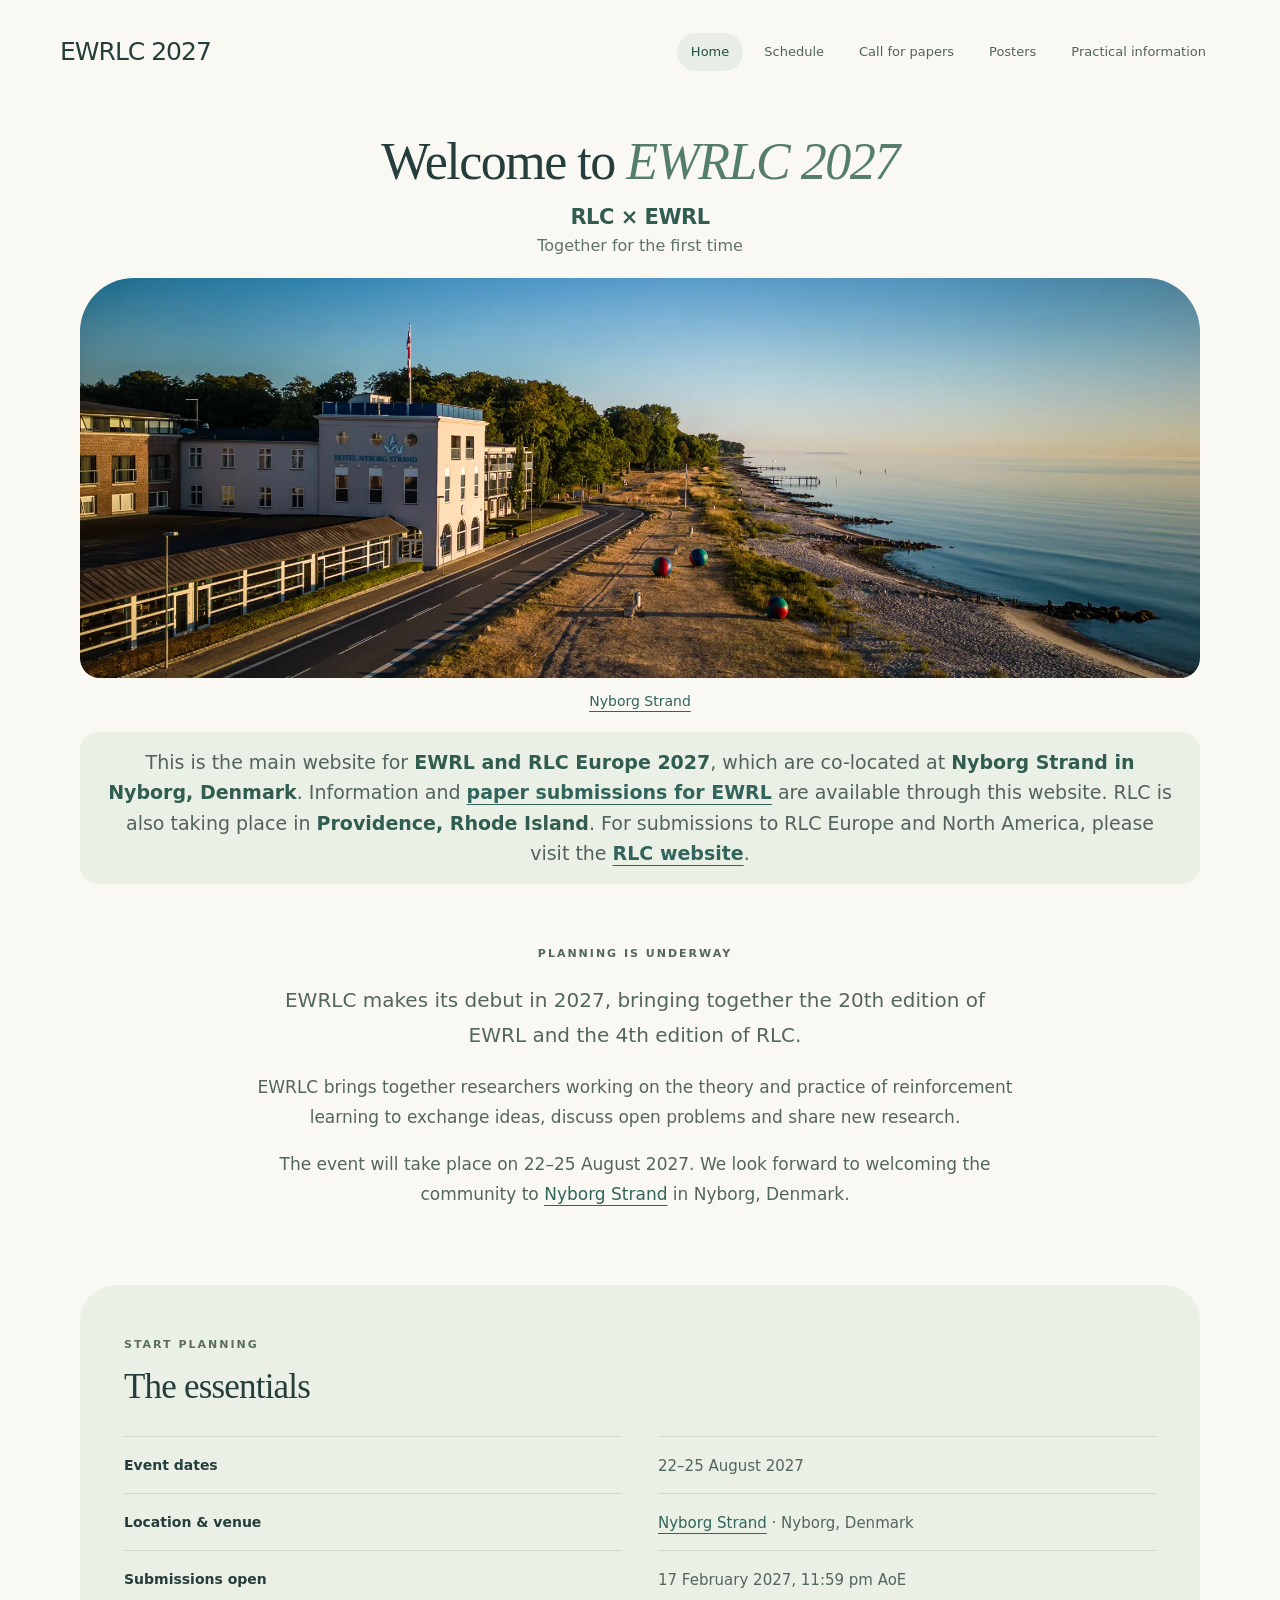
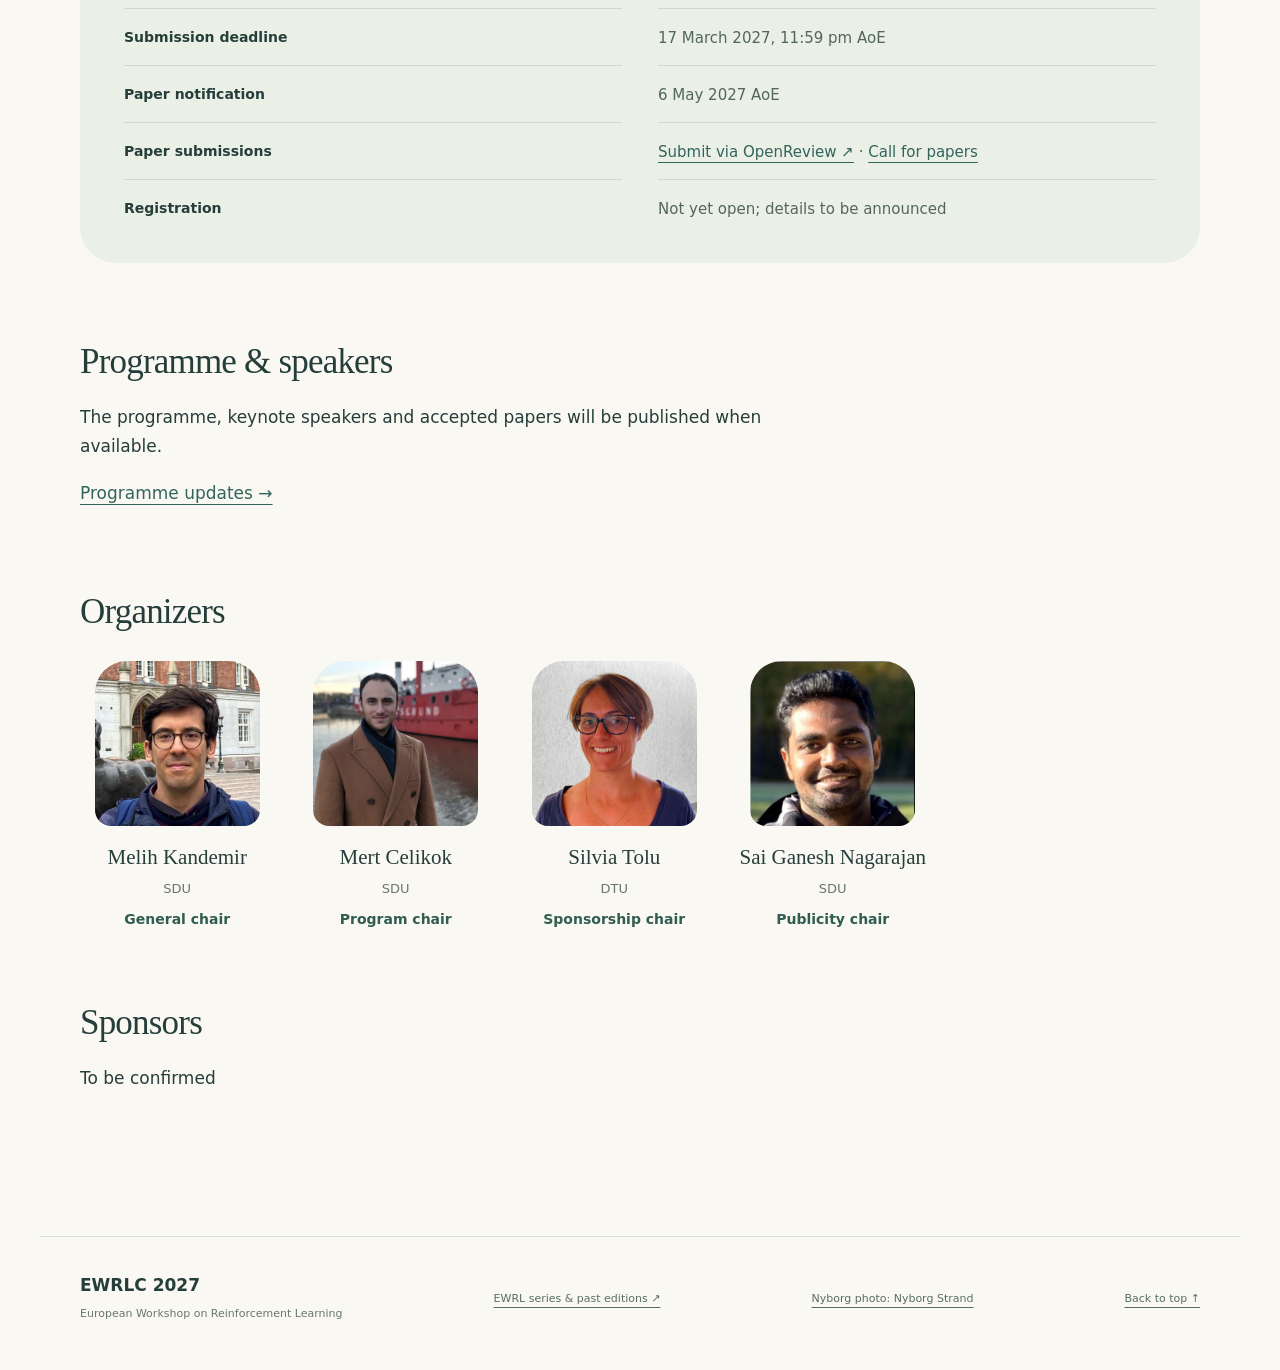
<file: index.html>
<!doctype html>
<html lang="en"><head><meta charset="utf-8"><meta name="viewport" content="width=device-width, initial-scale=1"><title>Home | EWRL 2027</title><meta name="description" content="EWRL 2027 — European Workshop on Reinforcement Learning. 22–25 August 2027. Nyborg Strand, Denmark."><link rel="stylesheet" href="assets/site.css?v=smaller-organizers"></head><body><a class="skip" href="#main">Skip to content</a><header><nav aria-label="Main navigation"><a class="brand" href="index.html">EWRLC <strong>2027</strong></a><div class="links"><a href="index.html" aria-current="page">Home</a><a href="calendar.html">Schedule</a><a href="call.html">Call for papers</a><a href="papers.html">Posters</a><a href="help.html">Practical information</a></div></nav></header><main id="main"><section class="hero"><div class="hero-copy"><h1>Welcome to <em>EWRLC 2027</em></h1><p class="partnership">RLC × EWRL<span>Together for the first time</span></p></div><div class="venue-pair ewrl-venue" aria-label="EWRL 2027 at a glance"><article class="conference-card" aria-label="EWRL venue"><figure class="hero-photo"><img src="assets/nyborg-strand-coast.png" width="2000" height="1125" alt="Nyborg Strand hotel beside the beach and sea in Nyborg, Denmark"><figcaption><a href="https://www.nyborgstrand.dk/en/">Nyborg Strand</a></figcaption></figure></article></div><p class="site-note">This is the main website for <strong>EWRL and RLC Europe 2027</strong>, which are co-located at <strong>Nyborg Strand in Nyborg, Denmark</strong>. Information and <a href="call.html">paper submissions for EWRL</a> are available through this website. RLC is also taking place in <strong>Providence, Rhode Island</strong>. For submissions to RLC Europe and North America, please visit the <a href="https://rl-conference.cc/2027/index.html">RLC website</a>.</p></section><section id="updates" class="welcome"><p class="eyebrow">Planning is underway</p><p class="lead">EWRLC makes its debut in 2027, bringing together the 20th edition of EWRL and the 4th edition of RLC.</p><p>EWRLC brings together researchers working on the theory and practice of reinforcement learning to exchange ideas, discuss open problems and share new research.</p><p>The event will take place on 22–25 August 2027. We look forward to welcoming the community to <a href="https://www.nyborgstrand.dk/en/">Nyborg Strand</a> in Nyborg, Denmark.</p></section><section class="facts"><p class="eyebrow">Start planning</p><h2>The essentials</h2><dl><dt>Event dates</dt><dd>22–25 August 2027</dd><dt>Location & venue</dt><dd><a href="https://www.nyborgstrand.dk/en/">Nyborg Strand</a> · Nyborg, Denmark</dd><dt>Submissions open</dt><dd>17 February 2027, 11:59 pm AoE</dd><dt>Submission deadline</dt><dd>17 March 2027, 11:59 pm AoE</dd><dt>Paper notification</dt><dd>6 May 2027 AoE</dd><dt>Paper submissions</dt><dd><a href="https://openreview.net/group?id=EWRL/2027/Workshop">Submit via OpenReview ↗</a> · <a href="call.html">Call for papers</a></dd><dt>Registration</dt><dd>Not yet open; details to be announced</dd></dl></section><section><h2>Programme & speakers</h2><p>The programme, keynote speakers and accepted papers will be published when available.</p><a href="calendar.html">Programme updates →</a></section><section class="organizers" aria-labelledby="organizers-title"><h2 id="organizers-title">Organizers</h2><div class="organizer-grid"><article class="organizer-card"><img src="assets/organizers/melih-kandemir.jpg" alt="Melih Kandemir" width="300" height="300" loading="lazy"><h3>Melih Kandemir</h3><p class="organizer-affiliation">SDU</p><p class="organizer-role">General chair</p></article><article class="organizer-card"><img src="assets/organizers/mert-celikok.jpg" alt="Mert Celikok" width="300" height="300" loading="lazy"><h3>Mert Celikok</h3><p class="organizer-affiliation">SDU</p><p class="organizer-role">Program chair</p></article><article class="organizer-card"><img src="assets/organizers/silvia-tolu.jpg" alt="Silvia Tolu" width="300" height="300" loading="lazy"><h3>Silvia Tolu</h3><p class="organizer-affiliation">DTU</p><p class="organizer-role">Sponsorship chair</p></article><article class="organizer-card"><img src="assets/organizers/sai-ganesh-nagarajan.jpg" alt="Sai Ganesh Nagarajan" width="300" height="300" loading="lazy"><h3>Sai Ganesh Nagarajan</h3><p class="organizer-affiliation">SDU</p><p class="organizer-role">Publicity chair</p></article></div></section><section aria-labelledby="sponsors-title"><h2 id="sponsors-title">Sponsors</h2><p>To be confirmed</p></section></main><footer><div><strong>EWRLC 2027</strong><p>European Workshop on Reinforcement Learning</p></div><a href="https://ewrl-org.github.io/">EWRL series & past editions ↗</a><a href="https://www.nyborgstrand.dk/en/press/">Nyborg photo: Nyborg Strand</a><a href="#main">Back to top ↑</a></footer></body></html>
</file>
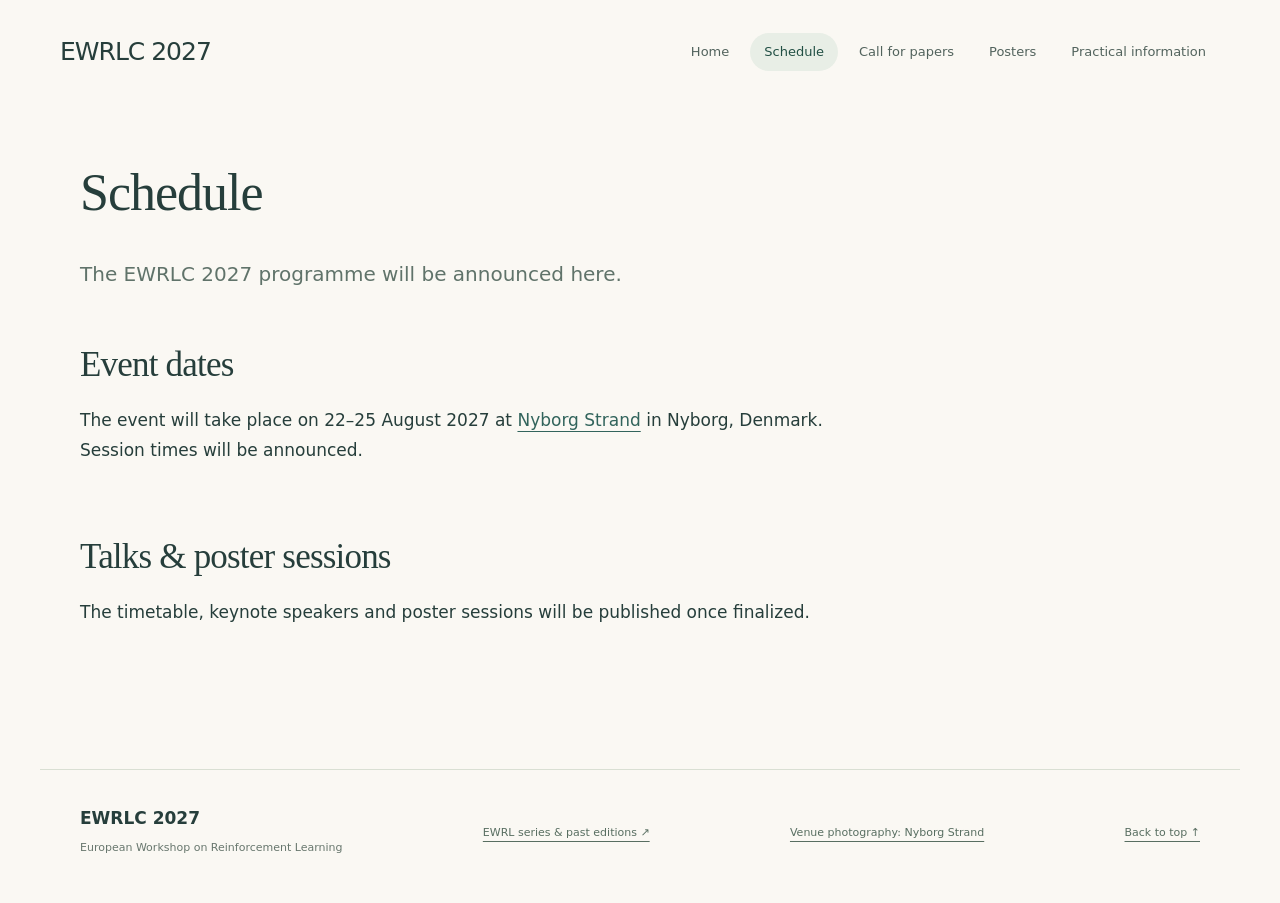
<file: calendar.html>
<!doctype html>
<html lang="en"><head><meta charset="utf-8"><meta name="viewport" content="width=device-width, initial-scale=1"><title>Schedule | EWRL 2027</title><meta name="description" content="EWRL 2027 — European Workshop on Reinforcement Learning. 22–25 August 2027. Nyborg Strand, Denmark."><link rel="stylesheet" href="assets/site.css"></head><body><a class="skip" href="#main">Skip to content</a><header><nav aria-label="Main navigation"><a class="brand" href="index.html">EWRLC <strong>2027</strong></a><div class="links"><a href="index.html">Home</a><a href="calendar.html" aria-current="page">Schedule</a><a href="call.html">Call for papers</a><a href="papers.html">Posters</a><a href="help.html">Practical information</a></div></nav></header><main id="main"><h1>Schedule</h1><p class="lead">The EWRLC 2027 programme will be announced here.</p><section><h2>Event dates</h2><p>The event will take place on 22–25 August 2027 at <a href="https://www.nyborgstrand.dk/en/">Nyborg Strand</a> in Nyborg, Denmark. Session times will be announced.</p></section><section><h2>Talks & poster sessions</h2><p>The timetable, keynote speakers and poster sessions will be published once finalized.</p></section></main><footer><div><strong>EWRLC 2027</strong><p>European Workshop on Reinforcement Learning</p></div><a href="https://ewrl-org.github.io/">EWRL series & past editions ↗</a><a href="https://www.nyborgstrand.dk/en/press/">Venue photography: Nyborg Strand</a><a href="#main">Back to top ↑</a></footer></body></html>
</file>
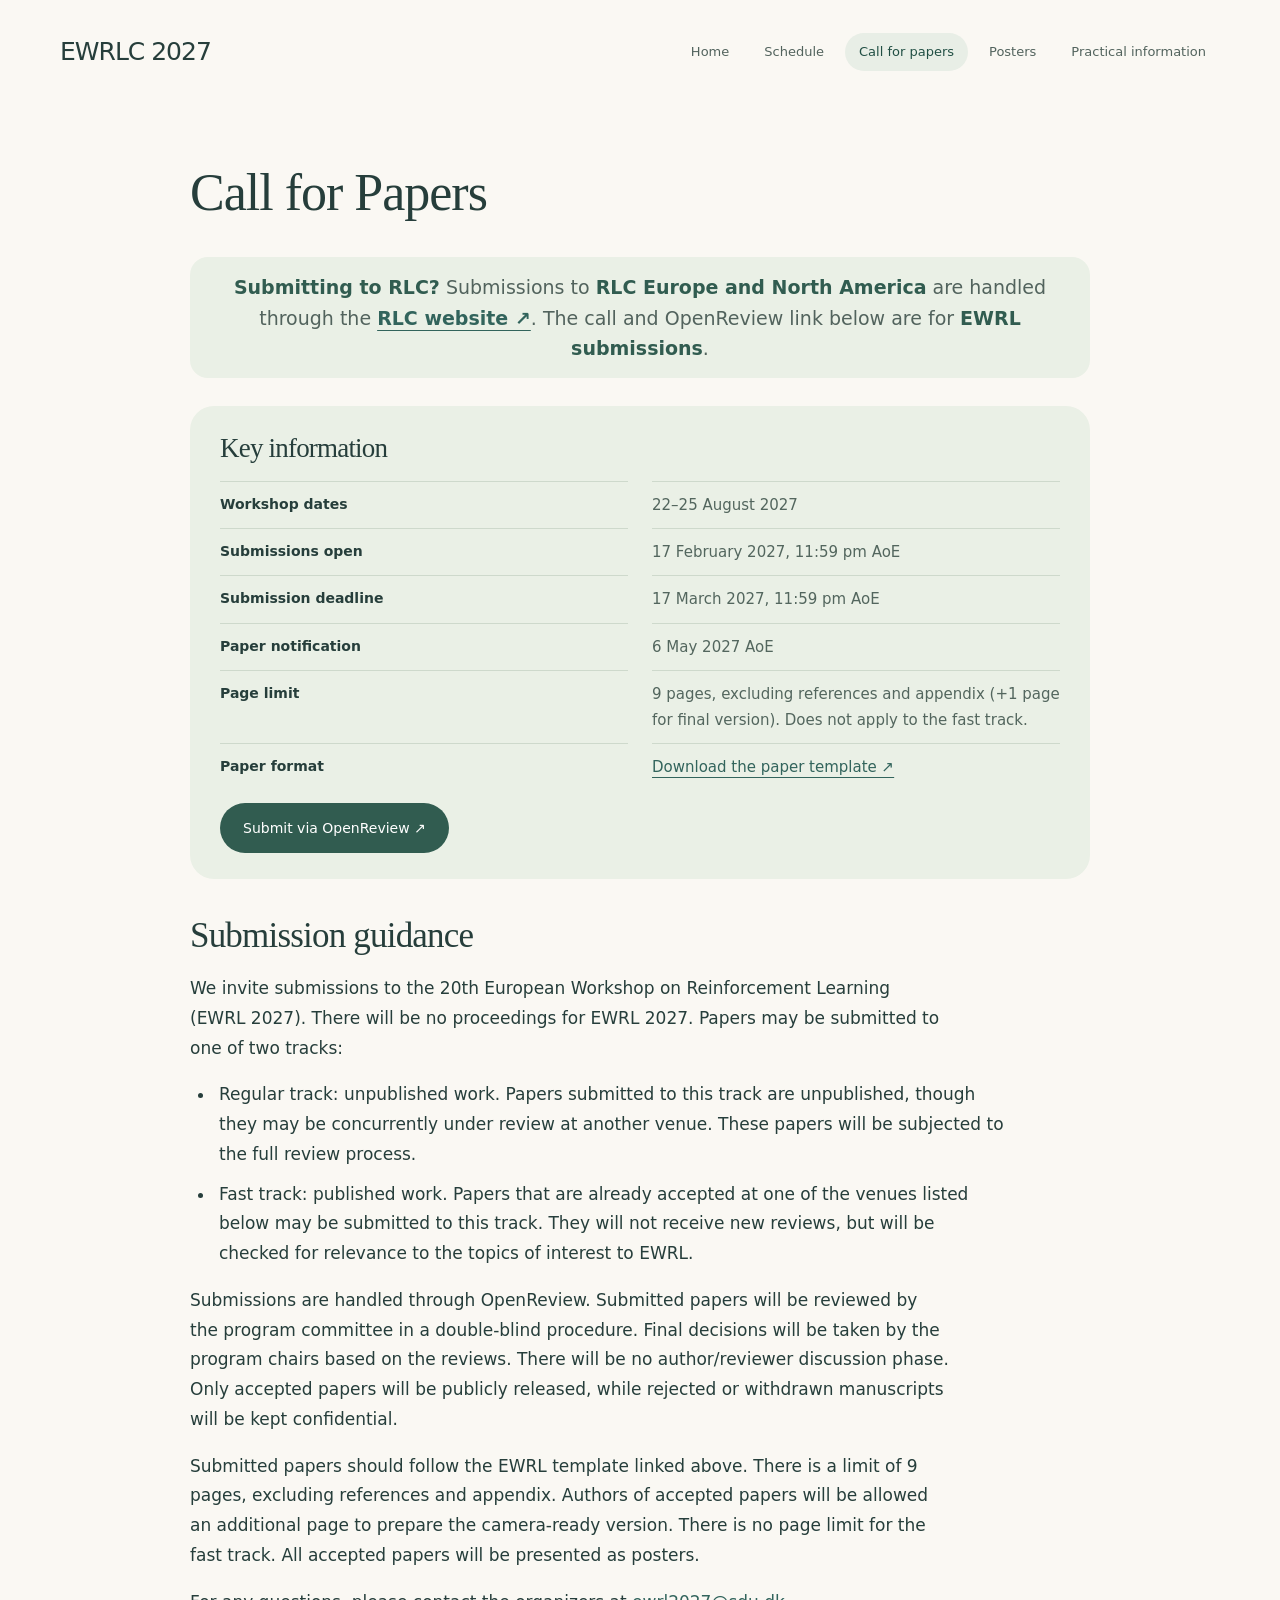
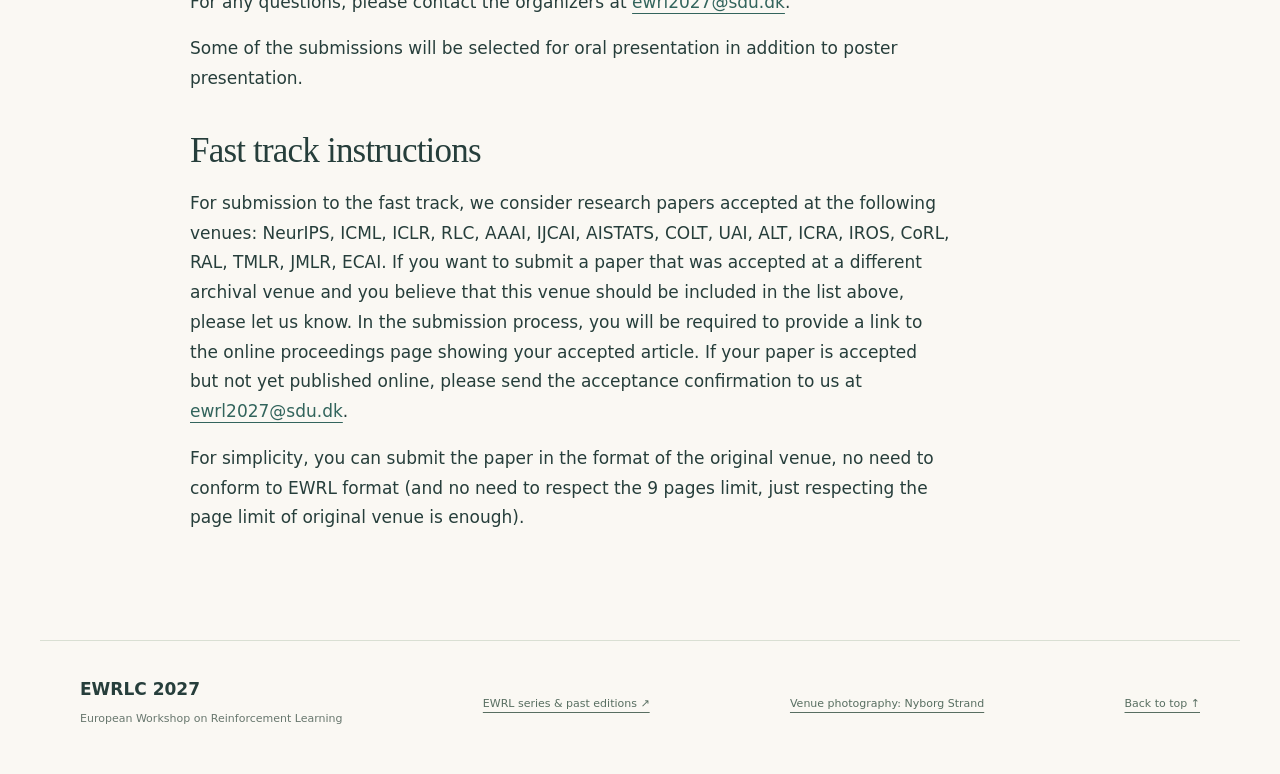
<file: call.html>
<!doctype html>
<html lang="en"><head><meta charset="utf-8"><meta name="viewport" content="width=device-width, initial-scale=1"><title>Call for papers | EWRL 2027</title><meta name="description" content="EWRL 2027 — European Workshop on Reinforcement Learning. 22–25 August 2027. Nyborg Strand, Denmark."><link rel="stylesheet" href="assets/site.css?v=cfp-aligned-boxes"></head><body><a class="skip" href="#main">Skip to content</a><header><nav aria-label="Main navigation"><a class="brand" href="index.html">EWRLC <strong>2027</strong></a><div class="links"><a href="index.html">Home</a><a href="calendar.html">Schedule</a><a href="call.html" aria-current="page">Call for papers</a><a href="papers.html">Posters</a><a href="help.html">Practical information</a></div></nav></header><main id="main" class="call-content"><h1>Call for Papers</h1><aside class="site-note" aria-label="RLC submissions"><strong>Submitting to RLC?</strong> Submissions to <strong>RLC Europe and North America</strong> are handled through the <a href="https://rl-conference.cc/2027/index.html">RLC website ↗</a>. The call and OpenReview link below are for <strong>EWRL submissions</strong>.</aside><section class="cfp-key-info" aria-labelledby="key-info-title"><h2 id="key-info-title">Key information</h2><dl><dt>Workshop dates</dt><dd>22–25 August 2027</dd><dt>Submissions open</dt><dd>17 February 2027, 11:59 pm AoE</dd><dt>Submission deadline</dt><dd>17 March 2027, 11:59 pm AoE</dd><dt>Paper notification</dt><dd>6 May 2027 AoE</dd><dt>Page limit</dt><dd>9 pages, excluding references and appendix (+1 page for final version). Does not apply to the fast track.</dd><dt>Paper format</dt><dd><a href="assets/ewrl_2027_template.zip" download>Download the paper template ↗</a></dd></dl><p><a class="button" href="https://openreview.net/group?id=EWRL/2027/Workshop">Submit via OpenReview ↗</a></p></section><h2>Submission guidance</h2>
<p>We invite submissions to the 20th European Workshop on Reinforcement Learning (EWRL 2027). There will be no proceedings for EWRL 2027. Papers may be submitted to one of two tracks:</p>
<ul><li>Regular track: unpublished work. Papers submitted to this track are unpublished, though they may be concurrently under review at another venue. These papers will be subjected to the full review process.</li><li>Fast track: published work. Papers that are already accepted at one of the venues listed below may be submitted to this track. They will not receive new reviews, but will be checked for relevance to the topics of interest to EWRL.</li></ul>
<p>Submissions are handled through OpenReview. Submitted papers will be reviewed by the program committee in a double-blind procedure. Final decisions will be taken by the program chairs based on the reviews. There will be no author/reviewer discussion phase. Only accepted papers will be publicly released, while rejected or withdrawn manuscripts will be kept confidential.</p>
<p>Submitted papers should follow the EWRL template linked above. There is a limit of 9 pages, excluding references and appendix. Authors of accepted papers will be allowed an additional page to prepare the camera-ready version. There is no page limit for the fast track. All accepted papers will be presented as posters.</p>
<p>For any questions, please contact the organizers at <a href="mailto:ewrl2027@sdu.dk">ewrl2027@sdu.dk</a>.</p>
<p>Some of the submissions will be selected for oral presentation in addition to poster presentation.</p>
<h2>Fast track instructions</h2>
<p>For submission to the fast track, we consider research papers accepted at the following venues: NeurIPS, ICML, ICLR, RLC, AAAI, IJCAI, AISTATS, COLT, UAI, ALT, ICRA, IROS, CoRL, RAL, TMLR, JMLR, ECAI. If you want to submit a paper that was accepted at a different archival venue and you believe that this venue should be included in the list above, please let us know. In the submission process, you will be required to provide a link to the online proceedings page showing your accepted article. If your paper is accepted but not yet published online, please send the acceptance confirmation to us at <a href="mailto:ewrl2027@sdu.dk">ewrl2027@sdu.dk</a>.</p>
<p>For simplicity, you can submit the paper in the format of the original venue, no need to conform to EWRL format (and no need to respect the 9 pages limit, just respecting the page limit of original venue is enough).</p>
</main><footer><div><strong>EWRLC 2027</strong><p>European Workshop on Reinforcement Learning</p></div><a href="https://ewrl-org.github.io/">EWRL series & past editions ↗</a><a href="https://www.nyborgstrand.dk/en/press/">Venue photography: Nyborg Strand</a><a href="#main">Back to top ↑</a></footer></body></html>
</file>
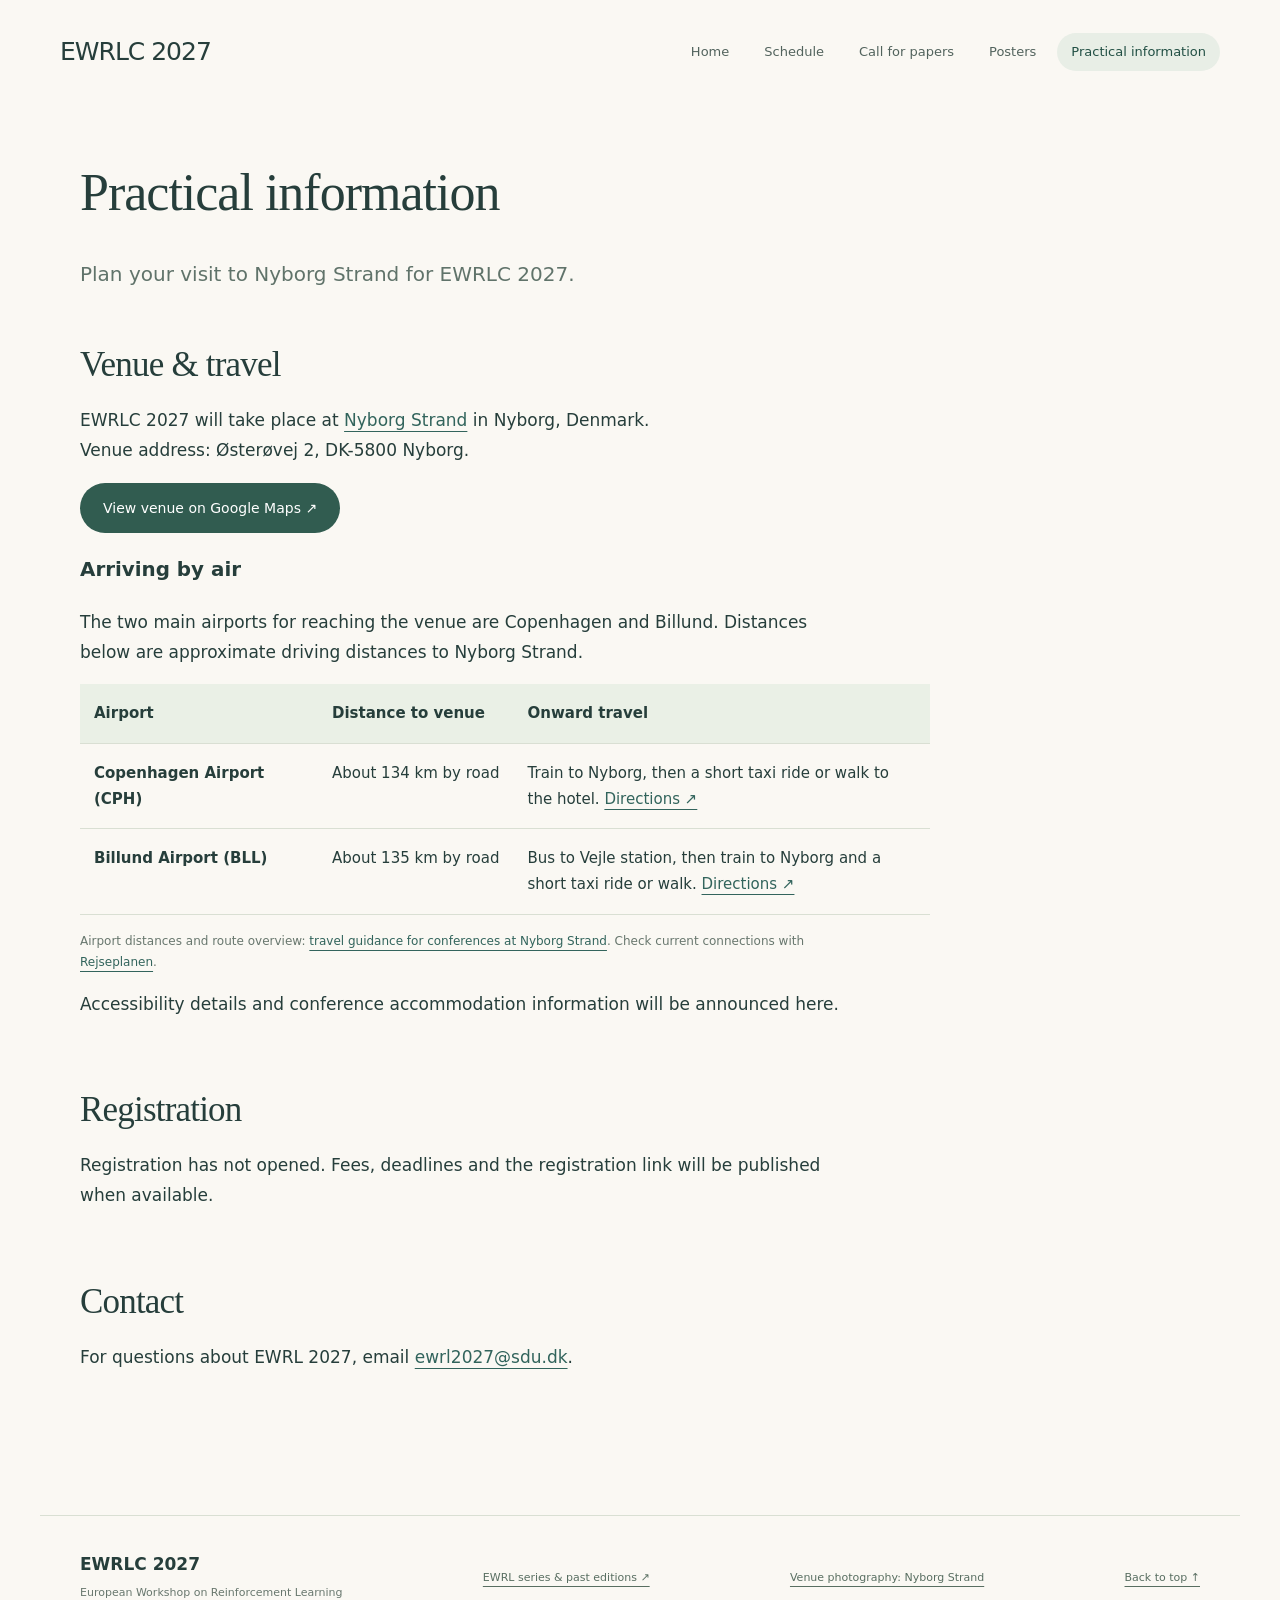
<file: help.html>
<!doctype html>
<html lang="en"><head><meta charset="utf-8"><meta name="viewport" content="width=device-width, initial-scale=1"><title>Practical information | EWRL 2027</title><meta name="description" content="EWRL 2027 — European Workshop on Reinforcement Learning. 22–25 August 2027. Nyborg Strand, Denmark."><link rel="stylesheet" href="assets/site.css?v=travel-contact"></head><body><a class="skip" href="#main">Skip to content</a><header><nav aria-label="Main navigation"><a class="brand" href="index.html">EWRLC <strong>2027</strong></a><div class="links"><a href="index.html">Home</a><a href="calendar.html">Schedule</a><a href="call.html">Call for papers</a><a href="papers.html">Posters</a><a href="help.html" aria-current="page">Practical information</a></div></nav></header><main id="main"><h1>Practical information</h1><p class="lead">Plan your visit to Nyborg Strand for EWRLC 2027.</p><section><h2>Venue & travel</h2><p>EWRLC 2027 will take place at <a href="https://www.nyborgstrand.dk/en/">Nyborg Strand</a> in Nyborg, Denmark.<br>Venue address: Østerøvej 2, DK-5800 Nyborg.</p><p><a class="button" href="https://www.google.com/maps/search/?api=1&amp;query=Nyborg+Strand+Hotel%2C+%C3%98ster%C3%B8vej+2%2C+5800+Nyborg%2C+Denmark">View venue on Google Maps ↗</a></p><h3>Arriving by air</h3><p>The two main airports for reaching the venue are Copenhagen and Billund. Distances below are approximate driving distances to Nyborg Strand.</p><div class="airport-table-wrap"><table class="airport-table"><thead><tr><th scope="col">Airport</th><th scope="col">Distance to venue</th><th scope="col">Onward travel</th></tr></thead><tbody><tr><th scope="row">Copenhagen Airport (CPH)</th><td>About 134 km by road</td><td>Train to Nyborg, then a short taxi ride or walk to the hotel. <a href="https://www.google.com/maps/dir/?api=1&amp;origin=Copenhagen+Airport&amp;destination=Nyborg+Strand+Hotel%2C+Nyborg%2C+Denmark">Directions ↗</a></td></tr><tr><th scope="row">Billund Airport (BLL)</th><td>About 135 km by road</td><td>Bus to Vejle station, then train to Nyborg and a short taxi ride or walk. <a href="https://www.google.com/maps/dir/?api=1&amp;origin=Billund+Airport&amp;destination=Nyborg+Strand+Hotel%2C+Nyborg%2C+Denmark">Directions ↗</a></td></tr></tbody></table></div><p class="travel-source">Airport distances and route overview: <a href="https://isaar.eu/venue/">travel guidance for conferences at Nyborg Strand</a>. Check current connections with <a href="https://www.rejseplanen.dk/webapp/?language=en_EN">Rejseplanen</a>.</p><p>Accessibility details and conference accommodation information will be announced here.</p></section><section><h2>Registration</h2><p>Registration has not opened. Fees, deadlines and the registration link will be published when available.</p></section><section><h2>Contact</h2><p>For questions about EWRL 2027, email <a href="mailto:ewrl2027@sdu.dk">ewrl2027@sdu.dk</a>.</p></section></main><footer><div><strong>EWRLC 2027</strong><p>European Workshop on Reinforcement Learning</p></div><a href="https://ewrl-org.github.io/">EWRL series & past editions ↗</a><a href="https://www.nyborgstrand.dk/en/press/">Venue photography: Nyborg Strand</a><a href="#main">Back to top ↑</a></footer></body></html>
</file>
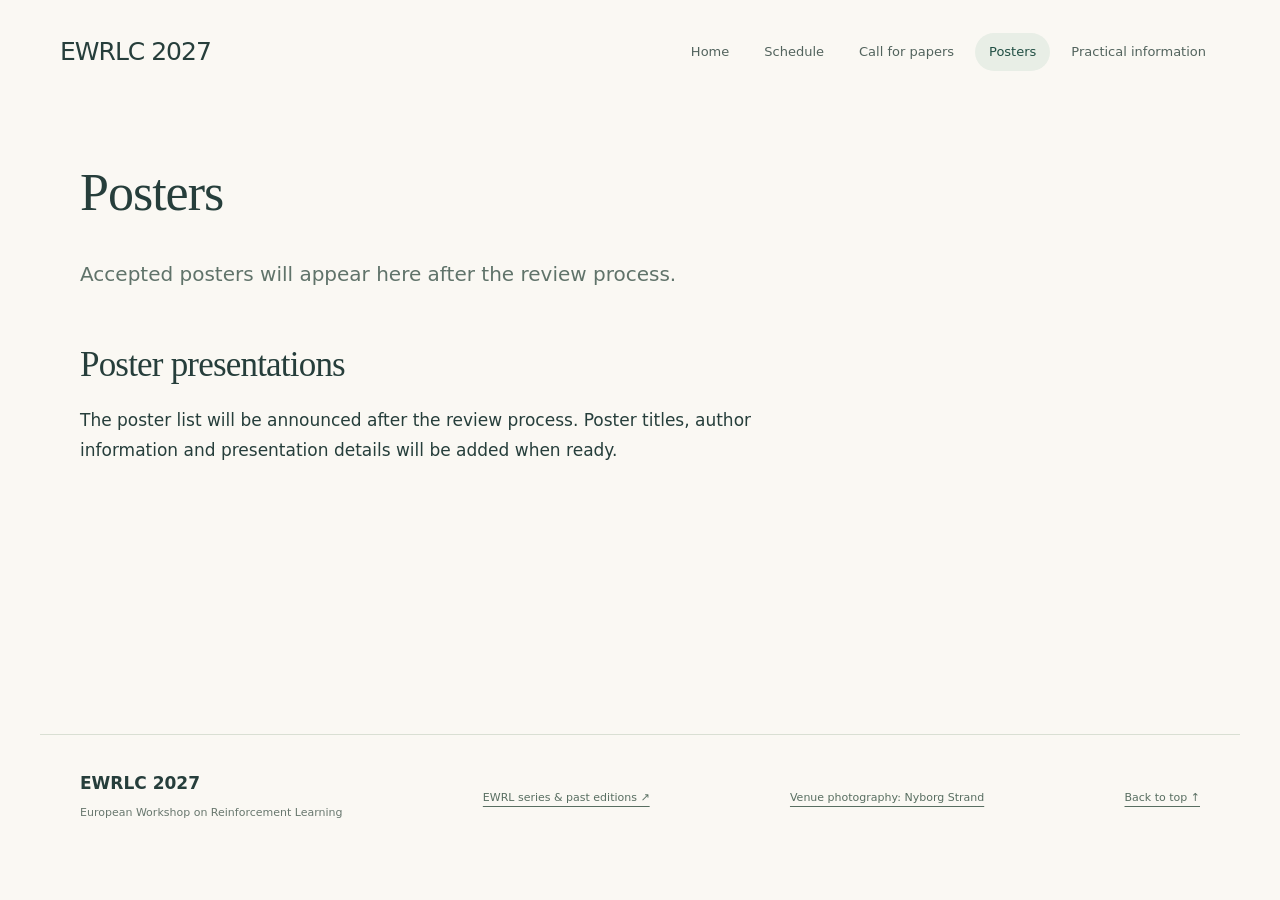
<file: papers.html>
<!doctype html>
<html lang="en"><head><meta charset="utf-8"><meta name="viewport" content="width=device-width, initial-scale=1"><title>Posters | EWRL 2027</title><meta name="description" content="EWRL 2027 — European Workshop on Reinforcement Learning. 22–25 August 2027. Nyborg Strand, Denmark."><link rel="stylesheet" href="assets/site.css"></head><body><a class="skip" href="#main">Skip to content</a><header><nav aria-label="Main navigation"><a class="brand" href="index.html">EWRLC <strong>2027</strong></a><div class="links"><a href="index.html">Home</a><a href="calendar.html">Schedule</a><a href="call.html">Call for papers</a><a href="papers.html" aria-current="page">Posters</a><a href="help.html">Practical information</a></div></nav></header><main id="main"><h1>Posters</h1><p class="lead">Accepted posters will appear here after the review process.</p><section><h2>Poster presentations</h2><p>The poster list will be announced after the review process. Poster titles, author information and presentation details will be added when ready.</p></section></main><footer><div><strong>EWRLC 2027</strong><p>European Workshop on Reinforcement Learning</p></div><a href="https://ewrl-org.github.io/">EWRL series & past editions ↗</a><a href="https://www.nyborgstrand.dk/en/press/">Venue photography: Nyborg Strand</a><a href="#main">Back to top ↑</a></footer></body></html>
</file>
<file: assets/site.css>
*{box-sizing:border-box}html{scroll-behavior:smooth;scroll-padding-top:2rem}body{margin:0;background:#faf8f3;color:#263e3b;font:17px/1.75 system-ui,-apple-system,BlinkMacSystemFont,"Segoe UI",sans-serif}a{color:#32645c;text-underline-offset:5px}a:hover{color:#173e36}a:focus-visible{outline:3px solid #a35a35;outline-offset:5px}.skip{position:absolute;top:-80px;background:white;padding:12px;z-index:5}.skip:focus{top:0}header{max-width:1240px;margin:auto}nav{padding:30px 40px;display:flex;align-items:center;justify-content:space-between;gap:28px}.brand{font-size:25px;letter-spacing:-1px;white-space:nowrap;text-decoration:none;color:#263e3b}.brand strong{font-weight:400}.brand span{color:#b27e57;padding-left:7px}.links{display:flex;gap:7px;flex-wrap:wrap}.links a{padding:8px 14px;font-size:13px;text-decoration:none;color:#52635d;border-radius:99px}.links a[aria-current]{color:#214f44;background:#e8eee6}main{max-width:1200px;margin:0 auto;padding:24px 40px 90px;min-height:70vh}.hero{display:grid;grid-template-columns:1fr 1.12fr;gap:54px;align-items:center;margin:0 0 90px;padding:20px 0 0}.hero-copy{padding:16px 0}.eyebrow{font-size:11px;line-height:1.7;letter-spacing:2px;text-transform:uppercase;font-weight:650;color:#586e61}.hero h1{font-family:Georgia,"Times New Roman",serif;font-weight:400;font-size:clamp(36px,3.6vw,50px);letter-spacing:-1.5px;margin:25px 0;line-height:1.06}.hero h1 em{font-weight:400;color:#557d6d}.edition{font-size:23px;font-weight:600;letter-spacing:-.6px;margin:20px 0 0}.location{margin:3px 0;color:#52635d;font-size:15px}.date{font-size:15px;color:#52635d;margin:10px 0 26px}.status{display:block;font-size:12px;color:#6d7164}.button{display:inline-flex;gap:30px;align-items:center;padding:13px 23px;background:#315c50;color:white;border-radius:99px;text-decoration:none;font-size:14px}.button:hover{color:white;background:#23473e}.hero-photo{margin:0}.hero-photo img{display:block;width:100%;height:auto;object-fit:contain;border-radius:100px 100px 30px 30px}.hero-photo figcaption{font-size:11px;color:#68776e;text-align:center;margin-top:12px;letter-spacing:.4px}h1,h2{font-family:Georgia,"Times New Roman",serif;font-weight:400}h1{font-size:52px;line-height:1.15;letter-spacing:-1px}h2{font-size:35px;line-height:1.2;margin:0 0 20px;letter-spacing:-.8px}p{max-width:760px}section{margin:52px 0}section+section{padding-top:18px}.welcome{max-width:770px;margin:70px auto 76px;text-align:center}.welcome p{color:#53665e}.welcome h2{color:#263e3b;font-size:42px}.facts{background:#eaf0e6;padding:40px 44px;border-radius:36px;margin:60px 0}.facts h2{margin-bottom:28px}dl{display:grid;grid-template-columns:1fr 1fr;gap:14px 36px;margin:0}dt{font-size:14px;font-weight:600;border-top:1px solid #ced9cc;padding-top:16px}dd{margin:0;color:#53665e;font-size:15px;border-top:1px solid #ced9cc;padding-top:16px}.lead{font-size:20px;color:#60736a}footer{max-width:1200px;margin:auto;border-top:1px solid #d9dfd3;padding:34px 40px 42px;display:flex;justify-content:space-between;gap:24px;align-items:center;font-size:11px}footer p{margin:4px 0;color:#68776e}footer strong{font-size:17px}footer a{color:#586e61}@media(min-width:800px){main>section:not(.hero):not(.welcome):not(.facts):not(.cfp-key-info){max-width:850px}}@media(max-width:800px){nav{align-items:flex-start;flex-direction:column;gap:16px;padding:22px 24px}.links{gap:2px}.links a{padding:6px 10px;font-size:12px}main{padding:10px 24px 60px}.hero{grid-template-columns:1fr;gap:24px;margin-bottom:56px;padding-top:0}.hero h1{font-size:clamp(34px,7vw,46px);letter-spacing:-1px}.hero h1 br:first-of-type{display:none}.hero-photo img{height:auto;border-radius:60px 60px 22px 22px}.hero-copy{padding:0}.eyebrow br{display:none}.welcome{margin:52px auto;text-align:left}.welcome h2{font-size:35px}.facts{padding:28px 24px;border-radius:28px}dl{grid-template-columns:1fr;gap:4px}dd{border:0;padding-top:0;margin-bottom:14px}footer{align-items:flex-start;flex-direction:column;padding:30px 24px;gap:16px}h1{font-size:43px}h2{font-size:30px}}@media(prefers-reduced-motion:reduce){html{scroll-behavior:auto}}
.partnership{font-size:25px;line-height:1.4;font-weight:550;letter-spacing:-.5px;margin:0 0 22px;color:#315c50}.partnership span{display:block;font-size:16px;font-weight:400;letter-spacing:0;color:#60736a;margin-top:7px}

/* Paired venues share the existing warm palette and rounded photography. */
.hero{grid-template-columns:1fr;gap:32px;text-align:center}.hero-copy{padding-bottom:0}.hero-copy p{margin-left:auto;margin-right:auto}.hero h1 br{display:none}.hero h1{font-size:clamp(38px,5.2vw,64px)}.hero .edition{font-size:17px;margin-top:16px}.hero .date{margin-bottom:20px}.venue-pair{display:grid;grid-template-columns:minmax(0,1fr) minmax(0,1fr);gap:28px;text-align:left}.venue-pair .hero-photo img{width:100%;height:auto;aspect-ratio:4/3;object-fit:cover;border-radius:72px 72px 24px 24px}.venue-pair figcaption{font-size:14px;line-height:1.6;letter-spacing:0;margin-top:16px;color:#52635d}.venue-pair figcaption strong{color:#315c50;font-weight:600}footer{flex-wrap:wrap}
@media(max-width:800px){.hero{gap:26px}.venue-pair{gap:16px}.venue-pair .hero-photo img{border-radius:40px 40px 16px 16px}.venue-pair figcaption{font-size:12px}.venue-pair figcaption strong{display:block}.hero h1{font-size:clamp(34px,7vw,46px)}}

/* Conference overview; the remaining site is dedicated to EWRL. */
.hero{gap:26px;margin-bottom:55px;padding-top:0}.hero-copy{padding:0}.hero h1{margin:6px 0 14px;font-size:clamp(34px,4.2vw,52px)}.hero .partnership{font-size:21px;margin-bottom:0}.hero .partnership span{font-size:14px;margin-top:3px}.conference-card{min-width:0;text-align:center}.conference-card h2{font-family:Georgia,"Times New Roman",serif;font-size:28px;margin:0 0 5px}.conference-name{font-size:13px;line-height:1.5;min-height:2.8em;color:#60736a;margin:0 0 13px}.venue-pair .hero-photo img{aspect-ratio:16/9;border-radius:54px 54px 20px 20px}.venue-pair figcaption{margin-top:12px}.conference-date{font-size:14px;color:#52635d;margin:9px 0 12px}.date-note{font-size:12px;color:#6d7164}.conference-link{display:inline-flex;align-items:center;justify-content:center;gap:14px;font-size:13px;line-height:1.5;text-decoration:none;border-radius:99px;padding:10px 19px;background:#315c50;color:#fff}.conference-link:hover{background:#23473e;color:#fff}.pending-link,.pending-link:hover{background:#e8eee6;color:#52635d;cursor:default}.link-status{font-size:10px;text-transform:uppercase;letter-spacing:.6px}.welcome{margin-top:45px}
@media(max-width:800px){.hero{gap:24px}.conference-card h2{font-size:24px}.conference-name{font-size:11px;min-height:3em}.venue-pair .hero-photo img{border-radius:34px 34px 15px 15px}.conference-date{font-size:12px}.conference-link{font-size:12px;padding:9px 12px;gap:8px}.link-status{font-size:9px}}
@media(max-width:420px){.conference-name{min-height:4.5em}.pending-link{flex-direction:column;gap:0}.conference-date{min-height:3em}}

.site-note{max-width:760px;margin:0 auto;padding:20px 28px;border-radius:22px;background:#eaf0e6;color:#52635d;font-size:15px;line-height:1.8;text-align:center}.site-note strong{color:#315c50;font-weight:600}.rlc-link-placeholder{color:#32645c;text-decoration:underline;text-underline-offset:4px}.coming-soon{font-size:12px;color:#68776e}.conference-date{margin-bottom:0}@media(max-width:800px){.site-note{font-size:13px;padding:16px 20px}.coming-soon{font-size:11px}}

.site-note{max-width:900px;width:100%;padding:26px 32px;font-size:19px;line-height:1.8}.site-note .coming-soon{font-size:14px}@media(max-width:800px){.site-note{font-size:17px;padding:24px}.site-note .coming-soon{font-size:13px}}

.ewrl-venue{grid-template-columns:minmax(0,1fr);width:100%}.ewrl-venue .conference-name{min-height:0;margin-bottom:20px}.ewrl-venue .hero-photo img{aspect-ratio: 2.8/1;object-position:center;max-height:400px}.hero .partnership span{font-size:16px}.site-note a{font-weight:600}@media(max-width:800px){.ewrl-venue .hero-photo img{aspect-ratio:16/9}.hero h1{font-size:clamp(32px,6.2vw,46px)}}

.site-note{max-width:100%;padding:15px 24px;line-height:1.6;border-radius:18px}.hero{row-gap:20px;margin-bottom:32px}.welcome{margin-top:28px}@media(max-width:800px){.site-note{padding:14px 18px;line-height:1.6}}

.call-content{max-width:980px}.call-content h2{margin:36px 0 16px}.call-content ul{max-width:820px;padding-left:25px}.call-content li{padding-left:4px;margin-bottom:10px}.call-content .lead{margin-bottom:24px}

.airport-table{width:100%;border-collapse:collapse;font-size:15px;text-align:left}.airport-table th,.airport-table td{padding:16px 14px;border-bottom:1px solid #d9dfd3;vertical-align:top}.airport-table thead{background:#eaf0e6}.airport-table tbody th{font-weight:600;width:28%}.airport-table td:nth-child(2){width:23%}.travel-source{font-size:12px;color:#68776e;margin-top:16px}.contact-form{max-width:760px;padding:28px;background:#eaf0e6;border-radius:24px}.contact-form label{display:block;font-size:14px;font-weight:600;margin-bottom:18px}.contact-fields{display:grid;grid-template-columns:1fr 1fr;gap:20px}.contact-form input,.contact-form textarea{display:block;width:100%;margin-top:7px;padding:12px 14px;border:1px solid #bdcbbc;border-radius:10px;background:#faf8f3;color:#263e3b;font:inherit;font-weight:400}.contact-form textarea{resize:vertical}.contact-form input:focus-visible,.contact-form textarea:focus-visible{outline:3px solid #557d6d;outline-offset:2px}.contact-form button{border:0;cursor:pointer;font-family:inherit}.form-note,#contact-status{font-size:13px;line-height:1.6;color:#52635d}#contact-status:empty{display:none}@media(max-width:600px){.contact-fields{grid-template-columns:1fr;gap:0}.contact-form{padding:22px}.airport-table{font-size:12px}.airport-table th,.airport-table td{padding:12px 8px}}

main>section.organizers{max-width:none;margin-top:64px}.organizer-grid{display:grid;grid-template-columns:repeat(4,minmax(0,1fr));gap:24px;margin-top:28px}.organizer-card{text-align:center;min-width:0}.organizer-card img{display:block;width:100%;aspect-ratio:1;height:auto;object-fit:cover;object-position:center 30%;border-radius:32px 32px 16px 16px}.organizer-card h3{font-family:Georgia,"Times New Roman",serif;font-size:21px;font-weight:400;line-height:1.3;margin:18px 0 6px}.organizer-card p{margin:0}.organizer-affiliation{font-size:13px;color:#68776e}.organizer-role{font-size:14px;color:#315c50;font-weight:600;margin-top:7px!important}.photo-credit{font-size:11px;color:#68776e;margin-top:24px}@media(max-width:800px){.organizer-grid{grid-template-columns:repeat(2,minmax(0,1fr));gap:28px 20px}.organizer-card h3{font-size:20px}.organizer-role{font-size:13px}}

.organizer-card img{width:85%;margin-left:auto;margin-right:auto}

.cfp-key-info{background:#eaf0e6;border-radius:24px;padding:26px 30px;margin:28px 0 36px}.call-content .cfp-key-info h2{font-size:27px;margin:0 0 16px}.cfp-key-info dl{gap:10px 24px}.cfp-key-info dt,.cfp-key-info dd{padding-top:10px}.cfp-key-info>p{margin:22px 0 0}@media(max-width:800px){.cfp-key-info{padding:24px}.cfp-key-info dl{gap:3px}.cfp-key-info dd{padding-top:0;margin-bottom:9px}}
</file>
